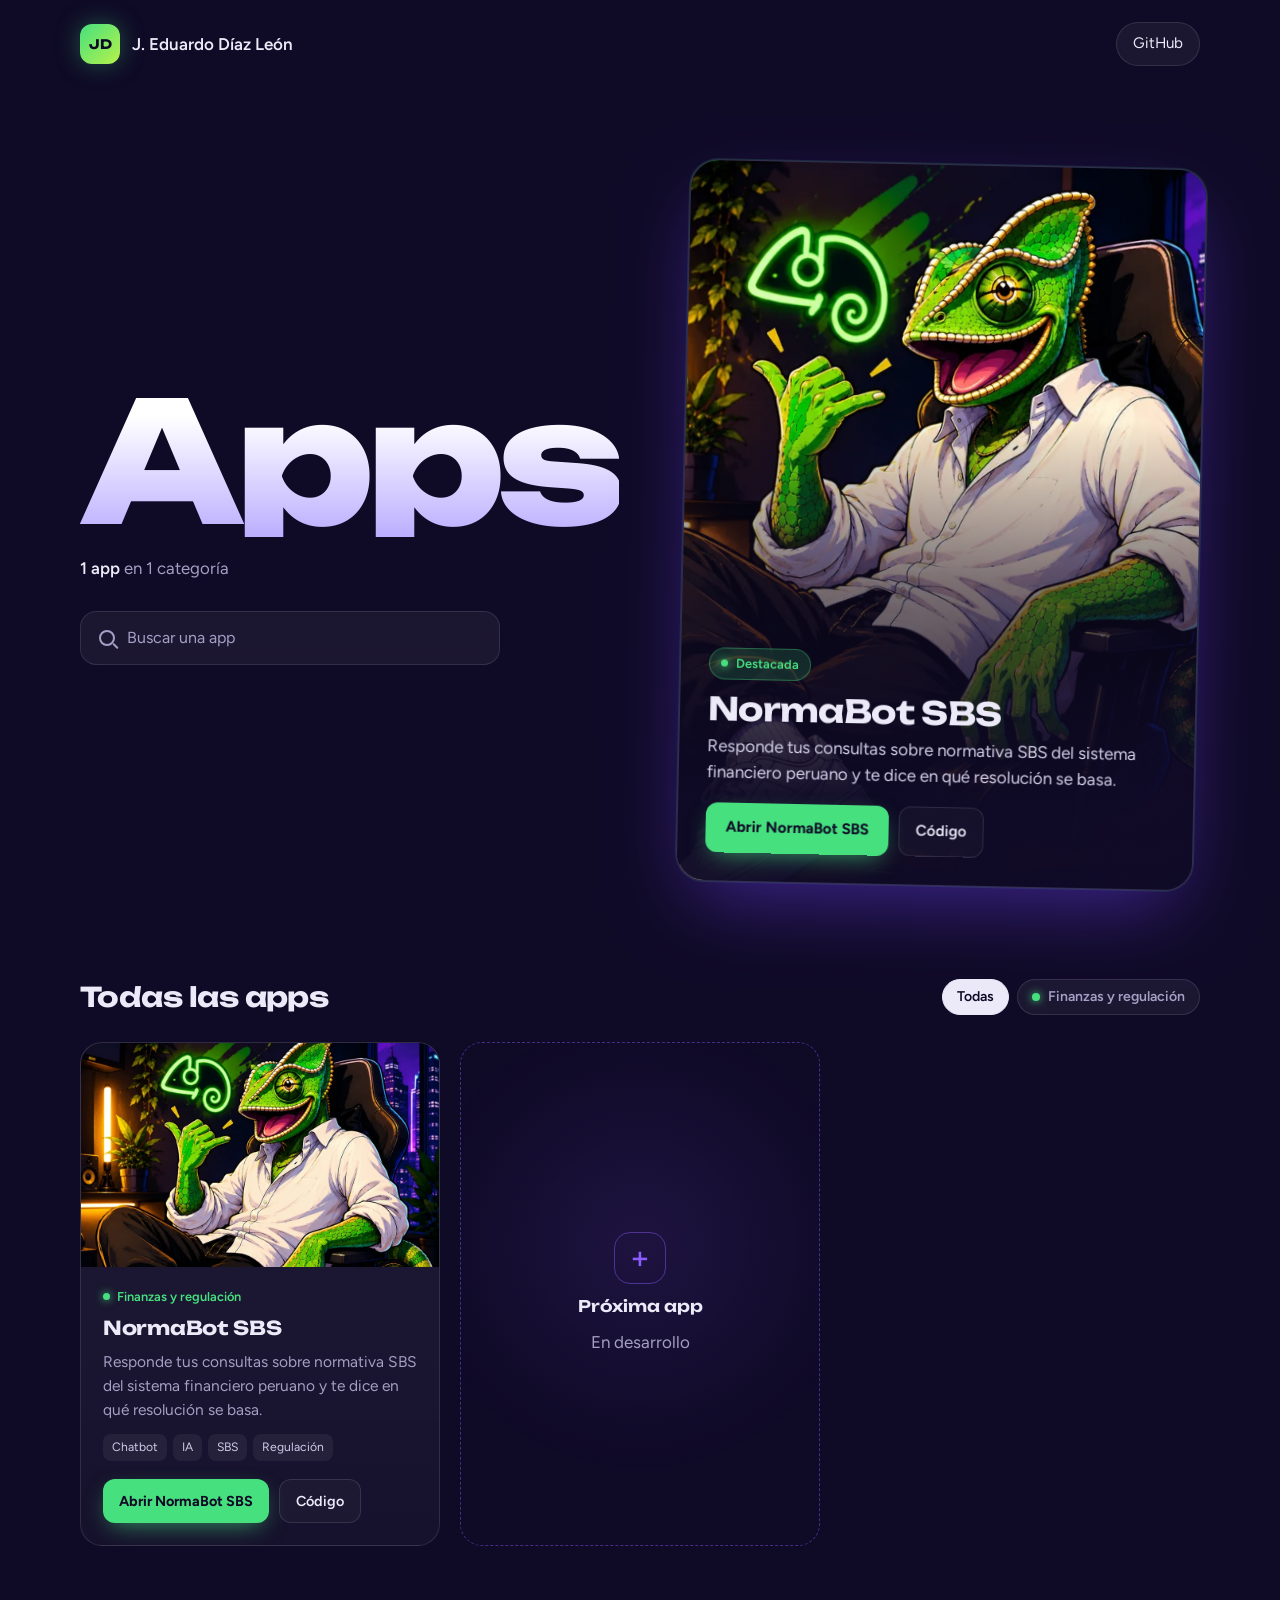
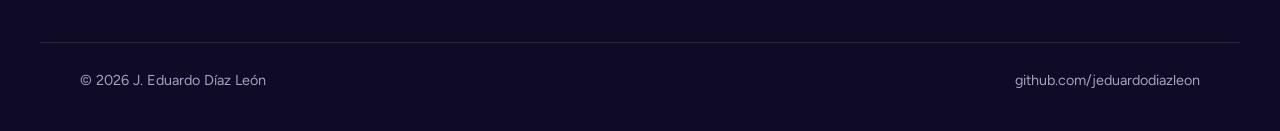
<file: index.html>
<!DOCTYPE html>
<html lang="es">
<head>
  <meta charset="utf-8">
  <meta name="viewport" content="width=device-width, initial-scale=1">
  <title>Apps · J. Eduardo Díaz León</title>
  <meta name="description" content="Apps desarrolladas por J. Eduardo Díaz León: finanzas, regulación, IA, datos y productividad.">
  <meta name="theme-color" content="#0F0A26">
  <meta property="og:title" content="Apps · J. Eduardo Díaz León">
  <meta property="og:description" content="Apps de finanzas, regulación, IA y productividad.">
  <link rel="icon" href="data:image/svg+xml,%3Csvg xmlns='http://www.w3.org/2000/svg' viewBox='0 0 32 32'%3E%3Crect width='32' height='32' rx='9' fill='%230F0A26'/%3E%3Crect x='7' y='7' width='8' height='8' rx='2.5' fill='%2346E07F'/%3E%3Crect x='17' y='7' width='8' height='8' rx='2.5' fill='%238B5CFF'/%3E%3Crect x='7' y='17' width='8' height='8' rx='2.5' fill='%238B5CFF'/%3E%3Crect x='17' y='17' width='8' height='8' rx='2.5' fill='%23FFB547'/%3E%3C/svg%3E">
  <link rel="preload" href="assets/fonts/unbounded.woff2" as="font" type="font/woff2" crossorigin>
  <link rel="stylesheet" href="assets/hub.css">
</head>
<body>
  <a class="saltar" href="#apps">Ir a las apps</a>
  <div class="aura" aria-hidden="true"></div>

  <header class="nav">
    <a class="marca" href="./" aria-label="Inicio">
      <span class="monograma" aria-hidden="true">JD</span>
      <span>J. Eduardo Díaz León</span>
    </a>
    <a class="nav-gh" href="https://github.com/jeduardodiazleon" target="_blank" rel="noopener">GitHub</a>
  </header>

  <main>
    <section class="hero">
      <div class="hero-texto">
        <h1>Apps</h1>
        <p id="resumen" class="resumen"></p>
        <label class="buscador">
          <span class="lupa" aria-hidden="true"></span>
          <input id="buscar" type="search" placeholder="Buscar una app" aria-label="Buscar una app">
        </label>
      </div>
      <article id="destacada" class="destacada" hidden></article>
    </section>

    <section id="apps" class="catalogo" aria-label="Todas las apps">
      <div class="barra">
        <h2>Todas las apps</h2>
        <div id="filtros" class="filtros" role="group" aria-label="Filtrar por categoría"></div>
      </div>
      <div id="rejilla" class="rejilla"></div>
      <p id="vacio" class="vacio" hidden>Ninguna app coincide con la búsqueda. Prueba con otra palabra o elige otra categoría.</p>
    </section>
  </main>

  <footer class="pie">
    <span>© <span id="anio"></span> J. Eduardo Díaz León</span>
    <a href="https://github.com/jeduardodiazleon" target="_blank" rel="noopener">github.com/jeduardodiazleon</a>
  </footer>

  <noscript><p class="vacio">Activa JavaScript para ver las apps.</p></noscript>
  <script src="assets/hub.js"></script>
</body>
</html>
</file>
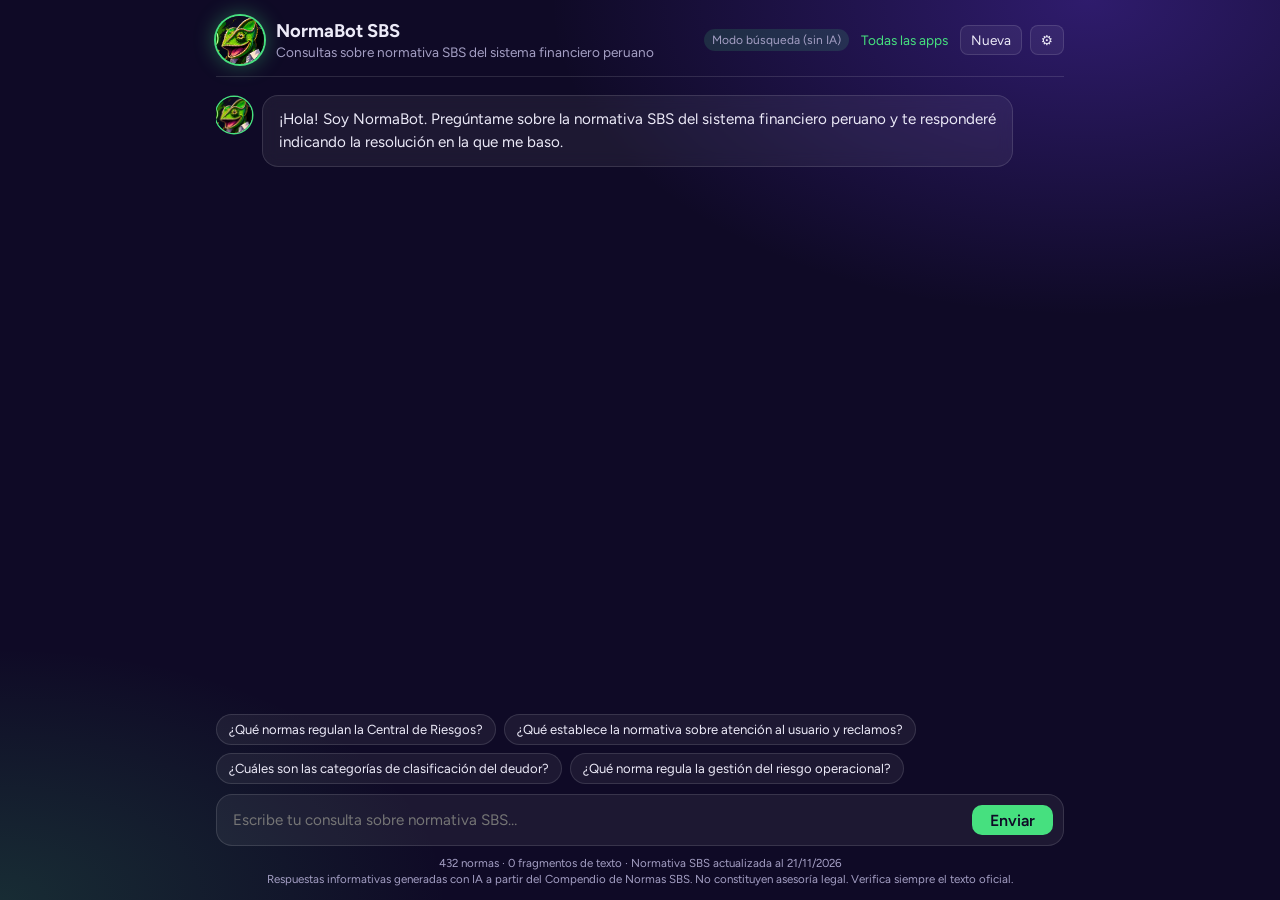
<file: normabot-sbs/index.html>
<!DOCTYPE html>
<html lang="es">
<head>
  <meta charset="utf-8">
  <meta name="viewport" content="width=device-width, initial-scale=1">
  <title>NormaBot SBS</title>
  <meta name="description" content="Asistente de consultas sobre normativa SBS del sistema financiero peruano, con cita de la resolución de origen.">
  <link rel="icon" href="assets/avatar.webp" type="image/webp">
  <link rel="alternate icon" href="data:image/svg+xml,%3Csvg xmlns=%27http://www.w3.org/2000/svg%27 viewBox=%270 0 32 32%27%3E%3Crect width=%2732%27 height=%2732%27 rx=%277%27 fill=%27%230b4f6c%27/%3E%3Ctext x=%2716%27 y=%2723%27 font-size=%2720%27 text-anchor=%27middle%27 fill=%27white%27 font-family=%27Arial%27%3E%C2%A7%3C/text%3E%3C/svg%3E">
  <link rel="stylesheet" href="assets/styles.css">
</head>
<body>
  <div class="app">
    <header>
      <div class="marca">
        <img class="logo" src="assets/avatar.webp" alt="" width="48" height="48">
        <div>
          <h1 id="titulo">NormaBot SBS</h1>
          <p id="subtitulo"></p>
        </div>
      </div>
      <div class="acciones">
        <span id="modo" class="modo"></span>
        <a class="volver" href="../" title="Ver todas las apps">Todas las apps</a>
        <button id="nueva" type="button" title="Nueva conversación">Nueva</button>
        <button id="ajustes" type="button" title="Ajustes de IA" aria-label="Ajustes">⚙</button>
      </div>
    </header>

    <main id="mensajes" aria-live="polite"></main>

    <div id="ejemplos" class="ejemplos"></div>

    <form id="formulario" autocomplete="off">
      <textarea id="entrada" rows="1" placeholder="Escribe tu consulta sobre normativa SBS…" aria-label="Consulta" required></textarea>
      <button id="enviar" type="submit" aria-label="Enviar">Enviar</button>
    </form>

    <footer>
      <span id="base"></span>
      <span id="aviso-legal"></span>
    </footer>
  </div>

  <dialog id="dialogo">
    <form method="dialog">
      <h2>Usar tu propia clave de IA</h2>
      <p>Si el sitio no tiene un servidor de IA configurado, puedes pegar aquí una clave gratuita de Google Gemini
        (obtenla en <a href="https://aistudio.google.com/apikey" target="_blank" rel="noopener">Google AI Studio</a>).
        Se guarda solo en este navegador.</p>
      <input id="clave" type="password" placeholder="Clave de API de Gemini" autocomplete="off">
      <div class="fila">
        <button value="cancelar" type="submit" class="secundario">Cancelar</button>
        <button id="guardar-clave" value="ok" type="submit">Guardar</button>
      </div>
    </form>
  </dialog>

  <script src="assets/app.js"></script>
</body>
</html>
</file>
<file: assets/hub.css>
@font-face {
  font-family: "Unbounded";
  src: url("fonts/unbounded.woff2") format("woff2-variations");
  font-weight: 200 900; font-display: swap;
}
@font-face {
  font-family: "Figtree";
  src: url("fonts/figtree.woff2") format("woff2-variations");
  font-weight: 300 900; font-display: swap;
}

:root {
  --noche: #0F0A26;
  --noche-2: #1A1338;
  --violeta: #8B5CFF;
  --violeta-hondo: #6A3CF0;
  --neon: #46E07F;
  --ambar: #FFB547;
  --texto: #ECEAF8;
  --suave: #A49FC4;
  --vidrio: rgba(255, 255, 255, .055);
  --vidrio-borde: rgba(255, 255, 255, .11);
  --display: "Unbounded", "Arial Black", system-ui, sans-serif;
  --cuerpo: "Figtree", system-ui, -apple-system, "Segoe UI", sans-serif;
  --ancho: 1200px;
  color-scheme: dark;
}

* { box-sizing: border-box; }
html { background: var(--noche); scroll-behavior: smooth; }
body {
  margin: 0; min-height: 100vh; overflow-x: hidden;
  font-family: var(--cuerpo); font-size: 1.0625rem; line-height: 1.55;
  color: var(--texto); background: var(--noche);
  -webkit-font-smoothing: antialiased;
}
a { color: inherit; }
img { display: block; max-width: 100%; }
:focus-visible { outline: 2px solid var(--neon); outline-offset: 3px; border-radius: 6px; }
.saltar { position: absolute; left: -999px; top: 10px; z-index: 20; background: var(--neon); color: var(--noche); padding: 8px 14px; border-radius: 8px; font-weight: 600; }
.saltar:focus { left: 10px; }

/* Resplandor de fondo: violeta de ciudad nocturna y verde neón */
.aura {
  position: fixed; inset: 0; z-index: -1; pointer-events: none;
  background:
    radial-gradient(42% 38% at 82% 8%, rgba(139, 92, 255, .42), transparent 70%),
    radial-gradient(36% 34% at 8% 30%, rgba(70, 224, 127, .16), transparent 70%),
    radial-gradient(40% 30% at 60% 100%, rgba(255, 181, 71, .10), transparent 70%);
}
.aura::after {
  content: ""; position: absolute; inset: 0; opacity: .5;
  background-image: linear-gradient(rgba(255,255,255,.035) 1px, transparent 1px), linear-gradient(90deg, rgba(255,255,255,.035) 1px, transparent 1px);
  background-size: 56px 56px;
  mask-image: radial-gradient(70% 60% at 50% 0%, #000 30%, transparent 80%);
}

/* Navegación */
.nav { max-width: var(--ancho); margin: 0 auto; padding: 22px clamp(20px, 4vw, 40px); display: flex; justify-content: space-between; align-items: center; }
.marca { display: inline-flex; align-items: center; gap: 12px; text-decoration: none; font-weight: 600; }
.monograma {
  display: grid; place-items: center; width: 40px; height: 40px; border-radius: 12px;
  font-family: var(--display); font-size: .82rem; font-weight: 700; color: var(--noche);
  background: linear-gradient(135deg, var(--neon), #B6F24A);
  box-shadow: 0 0 24px rgba(70, 224, 127, .35);
}
.nav-gh { text-decoration: none; font-size: .95rem; padding: 9px 16px; border-radius: 999px; border: 1px solid var(--vidrio-borde); background: var(--vidrio); }
.nav-gh:hover { border-color: rgba(255,255,255,.3); }

main { max-width: var(--ancho); margin: 0 auto; padding: 0 clamp(20px, 4vw, 40px); }

/* Portada */
.hero { display: grid; grid-template-columns: 1fr minmax(320px, 520px); gap: clamp(32px, 5vw, 72px); align-items: center; padding: clamp(28px, 6vw, 80px) 0 clamp(48px, 7vw, 96px); }
.hero h1 {
  margin: 0; font-family: var(--display); font-weight: 800;
  font-size: clamp(4.5rem, 14vw, 10.5rem); line-height: .9; letter-spacing: -.045em;
  background: linear-gradient(180deg, #FFFFFF 20%, #BBAEFF 100%);
  -webkit-background-clip: text; background-clip: text; color: transparent;
}
.resumen { margin: 18px 0 30px; color: var(--suave); font-size: 1.05rem; }
.resumen strong { color: var(--texto); font-weight: 600; }

.buscador {
  display: flex; align-items: center; gap: 10px; max-width: 420px;
  padding: 0 18px; height: 54px; border-radius: 16px;
  background: var(--vidrio); border: 1px solid var(--vidrio-borde); backdrop-filter: blur(10px);
}
.buscador:focus-within { border-color: var(--neon); box-shadow: 0 0 0 4px rgba(70, 224, 127, .12); }
.lupa { width: 16px; height: 16px; border: 2px solid var(--suave); border-radius: 50%; position: relative; flex: none; }
.lupa::after { content: ""; position: absolute; width: 7px; height: 2px; background: var(--suave); right: -6px; bottom: -3px; transform: rotate(45deg); border-radius: 2px; }
.buscador input { flex: 1; border: 0; outline: 0; background: transparent; color: var(--texto); font: inherit; font-size: 1rem; }
.buscador input::placeholder { color: var(--suave); }

/* App destacada: el elemento memorable */
.destacada {
  position: relative; border-radius: 28px; overflow: hidden; isolation: isolate;
  background: var(--noche-2); border: 1px solid var(--vidrio-borde);
  box-shadow: 0 30px 80px -20px rgba(106, 60, 240, .55), 0 0 0 1px rgba(70, 224, 127, .15);
  transform: rotate(1.2deg);
}
.destacada::before {
  content: ""; position: absolute; inset: -1px; z-index: -1; border-radius: inherit; padding: 1.5px;
  background: linear-gradient(140deg, var(--neon), transparent 40%, transparent 60%, var(--violeta));
  -webkit-mask: linear-gradient(#000 0 0) content-box, linear-gradient(#000 0 0); -webkit-mask-composite: xor; mask-composite: exclude;
}
.destacada .imagen { aspect-ratio: 4 / 3.2; width: 100%; object-fit: cover; object-position: 50% 18%; }
.destacada .velo { position: absolute; inset: 0; background: linear-gradient(180deg, transparent 35%, rgba(15, 10, 38, .55) 58%, rgba(15, 10, 38, .97) 88%); }
.destacada .info { position: absolute; left: 0; right: 0; bottom: 0; padding: 26px 28px 28px; }
.destacada .sello { display: inline-flex; align-items: center; gap: 8px; font-size: .8rem; font-weight: 600; padding: 5px 11px; border-radius: 999px; background: rgba(70, 224, 127, .16); color: var(--neon); border: 1px solid rgba(70, 224, 127, .35); }
.destacada .sello::before { content: ""; width: 7px; height: 7px; border-radius: 50%; background: var(--neon); box-shadow: 0 0 10px var(--neon); }
.destacada h3 { margin: 12px 0 6px; font-family: var(--display); font-weight: 700; font-size: clamp(1.5rem, 2.6vw, 2rem); letter-spacing: -.02em; line-height: 1.1; }
.destacada p { margin: 0 0 18px; color: #D4D0EA; max-width: 46ch; }

.boton {
  display: inline-flex; align-items: center; gap: 8px; text-decoration: none; font-weight: 700; font-size: .95rem;
  padding: 12px 20px; border-radius: 12px; color: var(--noche); background: var(--neon);
  box-shadow: 0 8px 24px -8px rgba(70, 224, 127, .7);
  transition: transform .15s ease, box-shadow .15s ease;
}
.boton:hover { transform: translateY(-2px); box-shadow: 0 12px 30px -8px rgba(70, 224, 127, .85); }
.boton-fantasma { display: inline-flex; align-items: center; text-decoration: none; font-weight: 600; font-size: .95rem; padding: 12px 16px; border-radius: 12px; color: var(--texto); border: 1px solid var(--vidrio-borde); background: rgba(255,255,255,.03); }
.boton-fantasma:hover { border-color: rgba(255, 255, 255, .32); }
.acciones { display: flex; flex-wrap: wrap; gap: 10px; }

/* Catálogo */
.catalogo { padding-bottom: 96px; }
.barra { display: flex; flex-wrap: wrap; align-items: center; justify-content: space-between; gap: 16px; margin-bottom: 24px; }
.barra h2 { margin: 0; font-family: var(--display); font-weight: 700; font-size: clamp(1.3rem, 2.2vw, 1.7rem); letter-spacing: -.02em; }
.filtros { display: flex; flex-wrap: wrap; gap: 8px; }
.filtro {
  display: inline-flex; align-items: center; gap: 8px; cursor: pointer;
  font: 600 .88rem/1 var(--cuerpo); color: var(--suave);
  padding: 10px 14px; border-radius: 999px; border: 1px solid var(--vidrio-borde); background: var(--vidrio);
}
.filtro:hover { color: var(--texto); }
.filtro[aria-pressed="true"] { color: var(--noche); background: var(--texto); border-color: var(--texto); }
.filtro .punto { width: 8px; height: 8px; border-radius: 50%; background: var(--c); box-shadow: 0 0 8px var(--c); }

.rejilla { display: grid; grid-template-columns: repeat(auto-fill, minmax(290px, 1fr)); gap: 20px; }
.tarjeta {
  --c: var(--neon);
  position: relative; display: flex; flex-direction: column; border-radius: 22px; overflow: hidden;
  background: linear-gradient(180deg, rgba(255,255,255,.07), rgba(255,255,255,.03));
  border: 1px solid var(--vidrio-borde);
  transition: transform .2s ease, border-color .2s ease, box-shadow .2s ease;
}
.tarjeta:hover { transform: translateY(-4px); border-color: color-mix(in srgb, var(--c) 55%, transparent); box-shadow: 0 24px 50px -24px color-mix(in srgb, var(--c) 70%, transparent); }
.tarjeta .portada { position: relative; aspect-ratio: 16 / 10; overflow: hidden; background: radial-gradient(circle at 30% 30%, color-mix(in srgb, var(--c) 45%, transparent), transparent 70%), var(--noche-2); }
.tarjeta .portada img { width: 100%; height: 100%; object-fit: cover; object-position: 50% 15%; transition: transform .4s ease; }
.tarjeta:hover .portada img { transform: scale(1.04); }
.tarjeta .inicial { position: absolute; inset: 0; display: grid; place-items: center; font-family: var(--display); font-weight: 800; font-size: 3.4rem; color: var(--c); }
.tarjeta .estado { position: absolute; top: 12px; right: 12px; font-size: .75rem; font-weight: 700; padding: 5px 10px; border-radius: 999px; background: rgba(15, 10, 38, .75); backdrop-filter: blur(6px); border: 1px solid var(--vidrio-borde); }
.tarjeta .cuerpo { display: flex; flex-direction: column; gap: 10px; padding: 20px 22px 22px; flex: 1; }
.tarjeta .categoria { display: inline-flex; align-items: center; gap: 7px; font-size: .8rem; font-weight: 600; color: var(--c); }
.tarjeta .categoria::before { content: ""; width: 7px; height: 7px; border-radius: 50%; background: var(--c); box-shadow: 0 0 8px var(--c); }
.tarjeta h3 { margin: 0; font-family: var(--display); font-weight: 700; font-size: 1.2rem; letter-spacing: -.015em; line-height: 1.2; }
.tarjeta p { margin: 0; color: var(--suave); font-size: .97rem; }
.etiquetas { list-style: none; padding: 0; margin: 2px 0 0; display: flex; flex-wrap: wrap; gap: 6px; }
.etiquetas li { font-size: .76rem; padding: 4px 9px; border-radius: 8px; background: rgba(255,255,255,.06); color: #CFCAE8; }
.tarjeta .acciones { margin-top: auto; padding-top: 8px; }
.tarjeta .boton, .tarjeta .boton-fantasma { padding: 10px 16px; font-size: .9rem; }

.proxima {
  border-radius: 22px; border: 1.5px dashed rgba(139, 92, 255, .45); min-height: 260px;
  display: grid; place-content: center; text-align: center; gap: 10px; padding: 24px; color: var(--suave);
  background: radial-gradient(circle at 50% 40%, rgba(139, 92, 255, .12), transparent 65%);
}
.proxima .mas { width: 52px; height: 52px; margin: 0 auto; border-radius: 16px; display: grid; place-items: center; font-family: var(--display); font-size: 1.6rem; color: var(--violeta); border: 1px solid rgba(139, 92, 255, .45); }
.proxima strong { color: var(--texto); font-family: var(--display); font-weight: 600; font-size: 1rem; }

.vacio { color: var(--suave); text-align: center; padding: 40px 0; }

.pie { max-width: var(--ancho); margin: 0 auto; padding: 26px clamp(20px, 4vw, 40px) 40px; display: flex; flex-wrap: wrap; justify-content: space-between; gap: 10px; color: var(--suave); font-size: .9rem; border-top: 1px solid var(--vidrio-borde); }
.pie a { text-decoration: none; }
.pie a:hover { color: var(--texto); }

/* Entrada orquestada de la portada (una sola vez) */
@media (prefers-reduced-motion: no-preference) {
  .hero h1, .resumen, .buscador { animation: subir .7s cubic-bezier(.2, .8, .2, 1) both; }
  .resumen { animation-delay: .08s; } .buscador { animation-delay: .16s; }
  .destacada:not([hidden]) { animation: entrar .9s .15s cubic-bezier(.2, .8, .2, 1) both; }
  @keyframes subir { from { opacity: 0; transform: translateY(18px); } }
  @keyframes entrar { from { opacity: 0; transform: rotate(4deg) translateY(30px) scale(.96); } }
}
@media (prefers-reduced-motion: reduce) {
  html { scroll-behavior: auto; }
  .tarjeta, .tarjeta .portada img, .boton { transition: none; }
}

@media (max-width: 860px) {
  .hero { grid-template-columns: 1fr; }
  .destacada { transform: none; }
}
@media (max-width: 520px) {
  .marca span:last-child { font-size: .92rem; }
  .rejilla { grid-template-columns: 1fr; }
  .destacada .info { padding: 20px; }
}
</file>
<file: normabot-sbs/assets/styles.css>
:root {
  --fondo: #0F0A26;
  --panel: rgba(255, 255, 255, .06);
  --texto: #ECEAF8;
  --suave: #A49FC4;
  --borde: rgba(255, 255, 255, .12);
  --marca: #46E07F;
  --marca-2: rgba(70, 224, 127, .14);
  --usuario: #6A3CF0;
  --ok: #46E07F;
  --no: #FF8A7A;
  --radio: 16px;
  font-family: "Figtree", "Segoe UI", system-ui, -apple-system, Roboto, sans-serif;
  color-scheme: dark;
}
@font-face { font-family: "Figtree"; src: url("../../assets/fonts/figtree.woff2") format("woff2-variations"); font-weight: 300 900; font-display: swap; }
* { box-sizing: border-box; }
html, body { margin: 0; height: 100%; color: var(--texto); }
body { background: radial-gradient(60% 50% at 85% 0%, rgba(106, 60, 240, .35), transparent 70%), radial-gradient(50% 40% at 0% 100%, rgba(70, 224, 127, .16), transparent 70%), var(--fondo); background-attachment: fixed; }

.app { max-width: 880px; margin: 0 auto; height: 100%; display: flex; flex-direction: column; padding: 0 16px; }

header { display: flex; align-items: center; justify-content: space-between; gap: 12px; padding: 16px 0 12px; border-bottom: 1px solid var(--borde); }
.marca { display: flex; align-items: center; gap: 12px; }
.logo { width: 48px; height: 48px; border-radius: 50%; object-fit: cover; box-shadow: 0 0 0 2px var(--marca), 0 0 22px rgba(70, 224, 127, .45); }
h1 { font-size: 1.15rem; margin: 0; }
header p { margin: 2px 0 0; color: var(--suave); font-size: .85rem; }
.acciones { display: flex; align-items: center; gap: 8px; }
.acciones button { border: 1px solid var(--borde); background: var(--panel); color: var(--texto); border-radius: 8px; padding: 6px 10px; cursor: pointer; font: inherit; font-size: .85rem; }
.volver { font-size: .85rem; color: var(--marca); text-decoration: none; padding: 6px 4px; }
.volver:hover { text-decoration: underline; }
.modo { font-size: .75rem; padding: 4px 8px; border-radius: 999px; background: var(--marca-2); color: var(--marca); white-space: nowrap; }
.modo.sin_ia { color: var(--suave); }

main { flex: 1; overflow-y: auto; padding: 18px 0; display: flex; flex-direction: column; gap: 14px; }
.msg { max-width: 92%; padding: 12px 16px; border-radius: var(--radio); line-height: 1.5; font-size: .95rem; }
.msg p { margin: 0 0 8px; } .msg p:last-child { margin-bottom: 0; }
.msg ul { margin: 4px 0 8px; padding-left: 20px; } .msg li { margin: 3px 0; }
.msg .h { font-weight: 600; }
.fila-bot { display: flex; gap: 10px; align-items: flex-start; align-self: flex-start; max-width: 94%; }
.fila-bot .avatar { width: 36px; height: 36px; border-radius: 50%; object-fit: cover; flex: none; margin-top: 2px; box-shadow: 0 0 0 1.5px var(--marca); }
.fila-bot .msg { max-width: 100%; }
.msg.bot { background: var(--panel); border: 1px solid var(--borde); backdrop-filter: blur(8px); }
.msg.usuario { background: var(--usuario); color: #fff; align-self: flex-end; }
.pensando { color: var(--suave); font-style: italic; }
.error { color: var(--no); }
.aviso { color: var(--suave); font-size: .8rem; }
.msg .sello { margin-top: 10px; font-size: .74rem; color: var(--suave); }
.msg .sello::before { content: "🗓 "; }

a.cita { display: inline-block; min-width: 18px; height: 18px; line-height: 18px; margin: 0 2px; padding: 0 4px; font-size: .7rem; text-align: center;
  border-radius: 9px; background: var(--marca-2); color: var(--marca); text-decoration: none; vertical-align: super; font-weight: 600; }
a.cita:hover { background: var(--marca); color: #0F0A26; }

.fuentes { margin-top: 12px; padding-top: 10px; border-top: 1px dashed var(--borde); font-size: .82rem; }
.fuentes > p { font-weight: 600; color: var(--suave); margin-bottom: 4px; font-size: .8rem; }
.fuentes ol { margin: 0; padding-left: 20px; }
.fuentes li { margin-bottom: 6px; }
.fuentes a { color: var(--marca); font-weight: 600; }
.fuentes .sumilla { display: block; color: var(--texto); opacity: .85; }
.fuentes .metadatos { display: block; color: var(--suave); font-size: .75rem; }
.fuentes .metadatos.ok::before { content: "● "; color: var(--ok); }
.fuentes .metadatos.no::before { content: "● "; color: var(--no); }

.ejemplos { display: flex; flex-wrap: wrap; gap: 8px; padding-bottom: 10px; }
.ejemplos button { border: 1px solid var(--borde); background: var(--panel); color: var(--texto); border-radius: 999px; padding: 7px 12px; font: inherit; font-size: .82rem; cursor: pointer; }
.ejemplos button:hover { border-color: var(--marca); color: var(--marca); }

form#formulario { display: flex; gap: 8px; padding: 10px; background: var(--panel); border: 1px solid var(--borde); border-radius: var(--radio); }
textarea { flex: 1; resize: none; border: 0; outline: 0; background: transparent; color: var(--texto); font: inherit; font-size: .95rem; padding: 6px; max-height: 140px; }
form#formulario button { border: 0; background: var(--marca); color: #0F0A26; border-radius: 10px; padding: 0 18px; font: inherit; font-weight: 600; cursor: pointer; }
form#formulario button:disabled { opacity: .5; cursor: wait; }

footer { display: flex; flex-direction: column; gap: 2px; padding: 10px 0 14px; font-size: .72rem; color: var(--suave); text-align: center; }

dialog { border: 1px solid var(--borde); border-radius: var(--radio); background: #1A1338; color: var(--texto); max-width: 440px; width: 92%; }
dialog h2 { margin-top: 0; font-size: 1.05rem; }
dialog p { font-size: .88rem; color: var(--suave); }
dialog a { color: var(--marca); }
dialog input { width: 100%; padding: 9px 10px; border: 1px solid var(--borde); border-radius: 8px; background: var(--fondo); color: var(--texto); font: inherit; }
dialog .fila { display: flex; justify-content: flex-end; gap: 8px; margin-top: 14px; }
dialog button { border: 0; background: var(--marca); color: #0F0A26; border-radius: 8px; padding: 8px 14px; font: inherit; cursor: pointer; }
dialog button.secundario { background: transparent; color: var(--texto); border: 1px solid var(--borde); }

@media (max-width: 600px) {
  header p { display: none; }
  .msg { max-width: 100%; }
}
</file>
